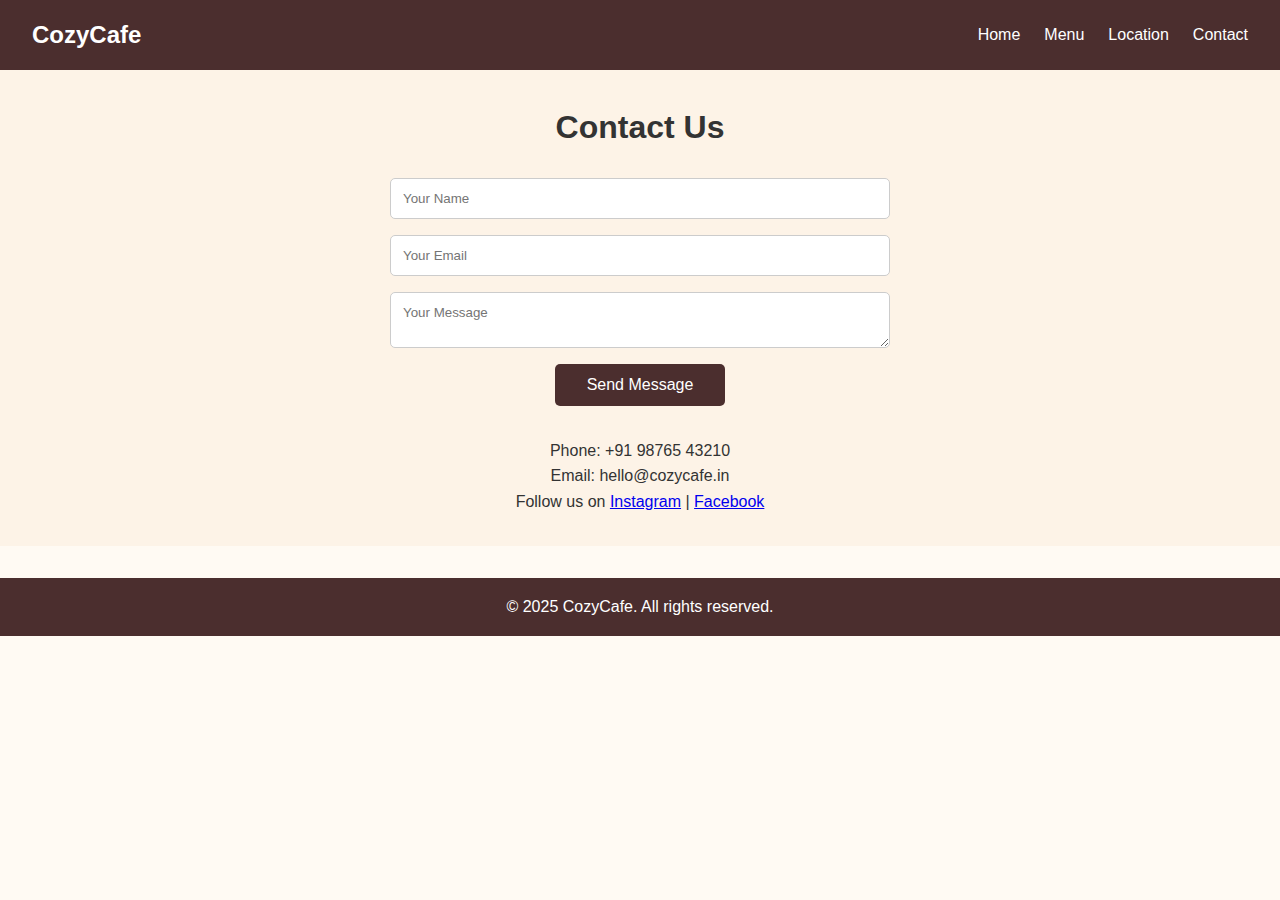
<file: contact.html>
<!--
<!DOCTYPE html>
<html lang="en">
<head>
    <meta charset="UTF-8">
    <meta name="viewport" content="width=device-width, initial-scale=1.0">
    <link rel="stylesheet" href="style.css">
    <title>Contact - CozyCafe</title>
</head>
<body>
<header>
    <img src="logo.png" alt="CozyCafe Logo">
    <nav>
        <ul>
            <li><a href="index.html">Home</a></li>
            <li><a href="menu.html">Menu</a></li>
            <li><a href="location.html">Location</a></li>
            <li><a href="contact.html">Contact</a></li>
        </ul>
    </nav>
</header>
<main>
    <h1>Contact Us</h1>
    <form action="submit_form.php" method="post">
        <label for="name">Name:</label>
        <input type="text" id="name" name="name" required>
        <label for="email">Email:</label>
        <input type="email" id="email" name="email" required>
        <label for="message">Message:</label>
        <textarea id="message" name="message" required></textarea>
        <button type="submit">Send</button>
    </form>
    <h2>Contact Information</h2>
    <p>Phone: (123) 456-7890</p>
    <p>Email: contact@cozycafe.com</p>
    <h2>Follow Us</h2>
    <a href="https://facebook.com/cozycafe">Facebook</a>
    <a href="https://instagram.com/cozycafe">Instagram</a>
</main>
<footer>
    <p>&copy; 2023 CozyCafe</p>
</footer>
</body>
</html>
-->

<!DOCTYPE html>
<html lang="en">
<head>
    <meta charset="UTF-8">
    <meta name="viewport" content="width=device-width, initial-scale=1.0">
    <title>CozyCafe | Contact</title>
    <link rel="stylesheet" href="style.css">
</head>
<body>
<header>
    <nav>
        <div class="logo">CozyCafe</div>
        <ul>
            <li><a href="index.html">Home</a></li>
            <li><a href="menu.html">Menu</a></li>
            <li><a href="location.html">Location</a></li>
            <li><a href="contact.html">Contact</a></li>
        </ul>
    </nav>
</header>

<section class="contact">
    <h2>Contact Us</h2>
    <form action="#" method="POST">
        <input type="text" name="name" placeholder="Your Name" required>
        <input type="email" name="email" placeholder="Your Email" required>
        <textarea name="message" placeholder="Your Message" required></textarea>
        <button type="submit">Send Message</button>
    </form>
    <div class="contact-info">
        <p>Phone: +91 98765 43210</p>
        <p>Email: hello@cozycafe.in</p>
        <p>Follow us on <a href="#">Instagram</a> | <a href="#">Facebook</a></p>
    </div>
</section>

<footer>
    <p>&copy; 2025 CozyCafe. All rights reserved.</p>
</footer>
</body>
</html>
</file>
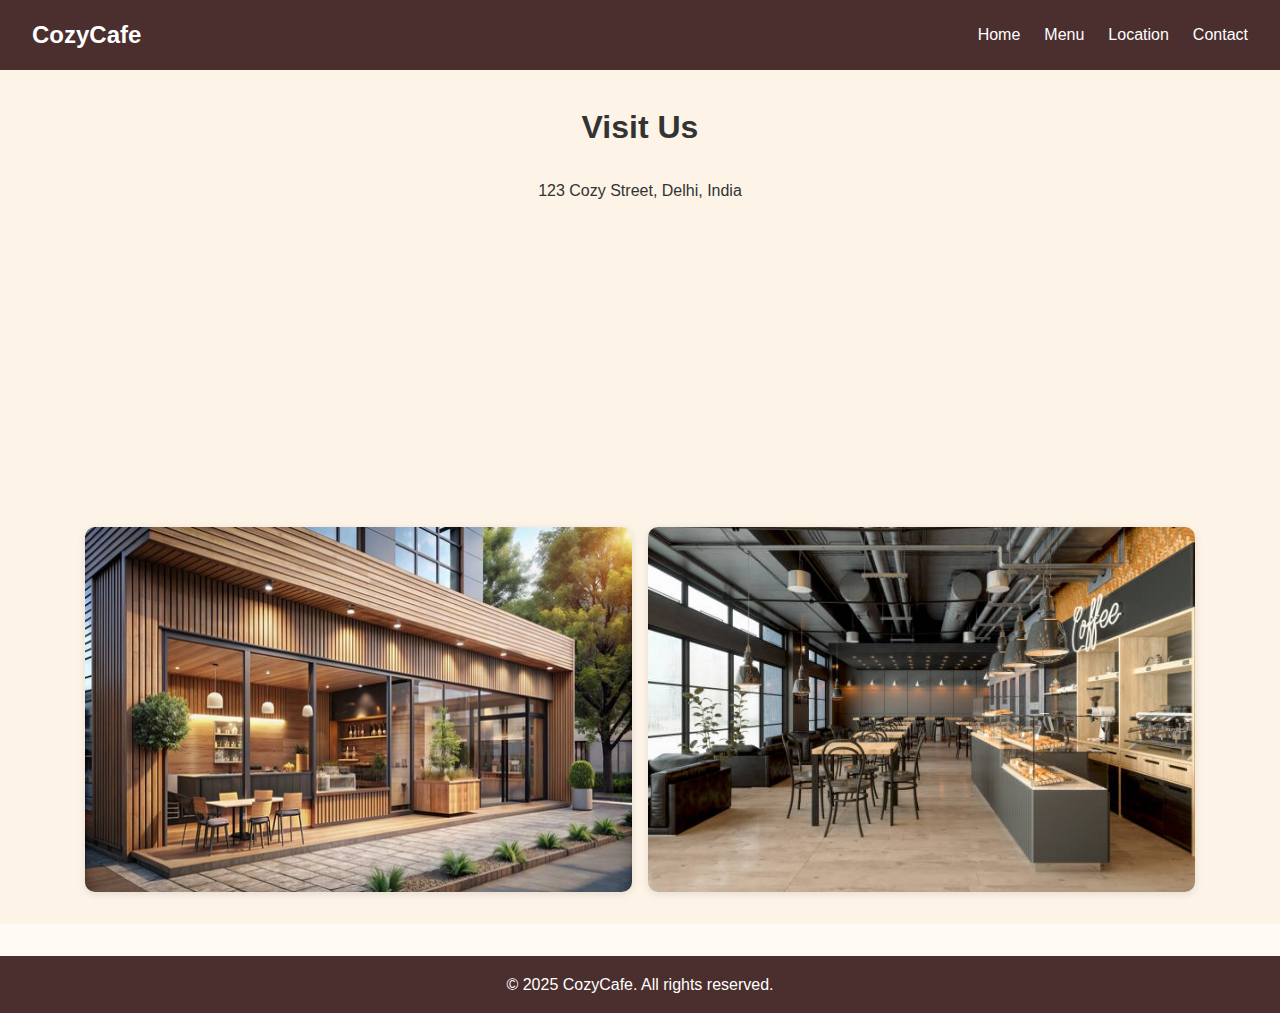
<file: location.html>
<!--
<!DOCTYPE html>
<html lang="en">
<head>
    <meta charset="UTF-8">
    <meta name="viewport" content="width=device-width, initial-scale=1.0">
    <link rel="stylesheet" href="style.css">
    <title>Location - CozyCafe</title>
</head>
<body>
<header>
    <img src="logo.png" alt="CozyCafe Logo">
    <nav>
        <ul>
            <li><a href="index.html">Home</a></li>
            <li><a href="menu.html">Menu</a></li>
            <li><a href="location.html">Location</a></li>
            <li><a href="contact.html">Contact</a></li>
        </ul>
    </nav>
</header>
<main>
    <h1>Find Us</h1>
    <p>Address: 123 Cozy St, Comfort City</p>
    <div id="map"></div>
    <h2>Photos</h2>
    <img src="cafe_exterior.jpg" alt="Cafe Exterior">
    <img src="cafe_interior.jpg" alt="Cafe Interior">
</main>
<footer>
    <p>&copy; 2023 CozyCafe</p>
</footer>
<script>
    function initMap() {
        var cafeLocation = {lat: -34.397, lng: 150.644};
        var map = new google.maps.Map(document.getElementById('map'), {
            zoom: 15,
            center: cafeLocation
        });
        var marker = new google.maps.Marker({
            position: cafeLocation,
            map: map
        });
    }
</script>
<script async defer src="https://maps.googleapis.com/maps/api/js?key=YOUR_API_KEY&callback=initMap"></script>
</body>
</html>
-->

<!DOCTYPE html>
<html lang="en">
<head>
    <meta charset="UTF-8">
    <meta name="viewport" content="width=device-width, initial-scale=1.0">
    <title>CozyCafe | Location</title>
    <link rel="stylesheet" href="style.css">
</head>
<body>
<header>
    <nav>
        <div class="logo">CozyCafe</div>
        <ul>
            <li><a href="index.html">Home</a></li>
            <li><a href="menu.html">Menu</a></li>
            <li><a href="location.html">Location</a></li>
            <li><a href="contact.html">Contact</a></li>
        </ul>
    </nav>
</header>

<section class="location">
    <h2>Visit Us</h2>
    <p>123 Cozy Street, Delhi, India</p>
    <iframe src="https://www.google.com/maps/embed?pb=!1m18!1m12!1m3!1d14008.21911331035!2d77.19259139999999!3d28.54944795!2m3!1f0!2f0!3f0!3m2!1i1024!2i768!4f13.1!3m3!1m2!1s0x390ce269cf2f7791%3A0x9aa39900864a81ce!2sHauz%20Khas%20Village%2C%20New%20Delhi%2C%20Delhi%20110016!5e0!3m2!1sen!2sin!4v1718016322211!5m2!1sen!2sin" width="100%" height="300" style="border:0;" allowfullscreen="" loading="lazy"></iframe>
    <div class="photos">
        <img src="Img/360_F_875625853_PLkex0x3AeCa56GqgqCTzIFbLGKK46bj.jpg" alt="Cafe Exterior" />
        <img src="Img/istockphoto-1428594094-612x612.jpg" alt="Cafe Interior" />
    </div>
</section>

<footer>
    <p>&copy; 2025 CozyCafe. All rights reserved.</p>
</footer>
</body>
</html>
</file>
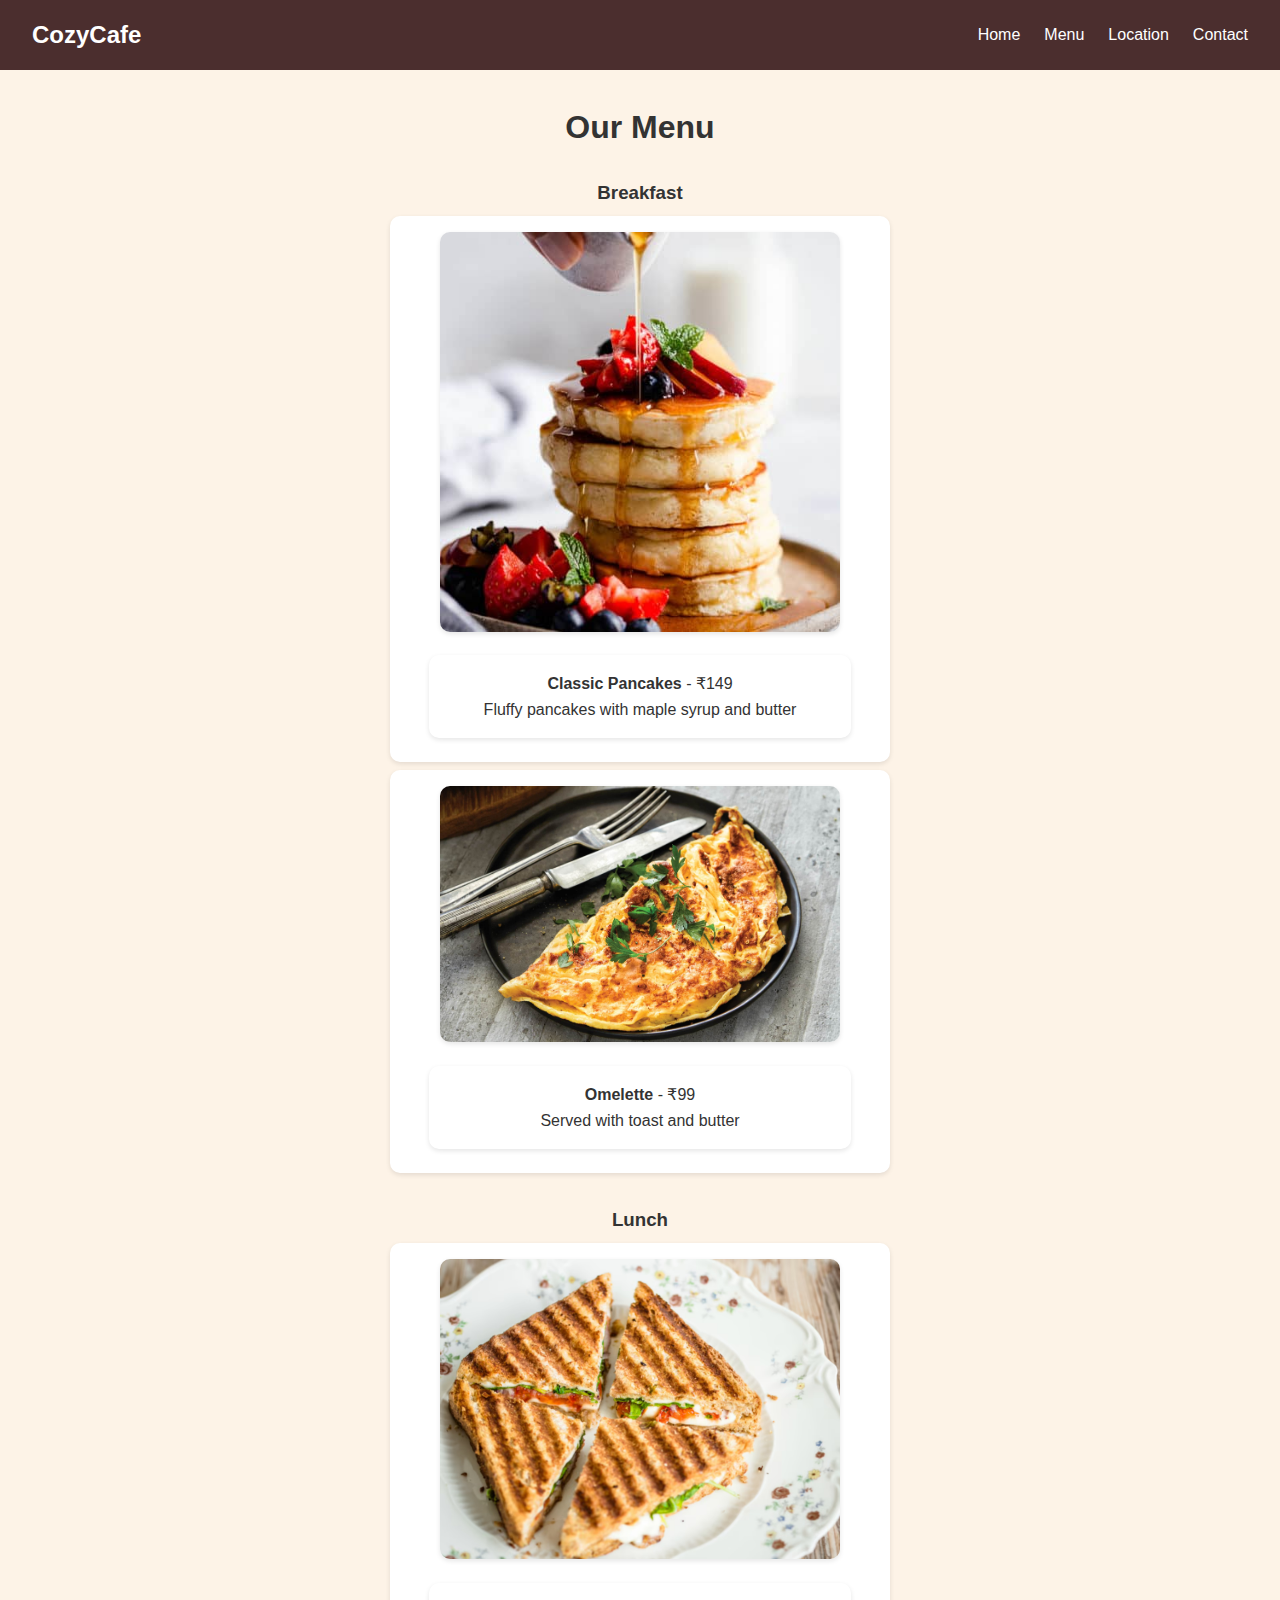
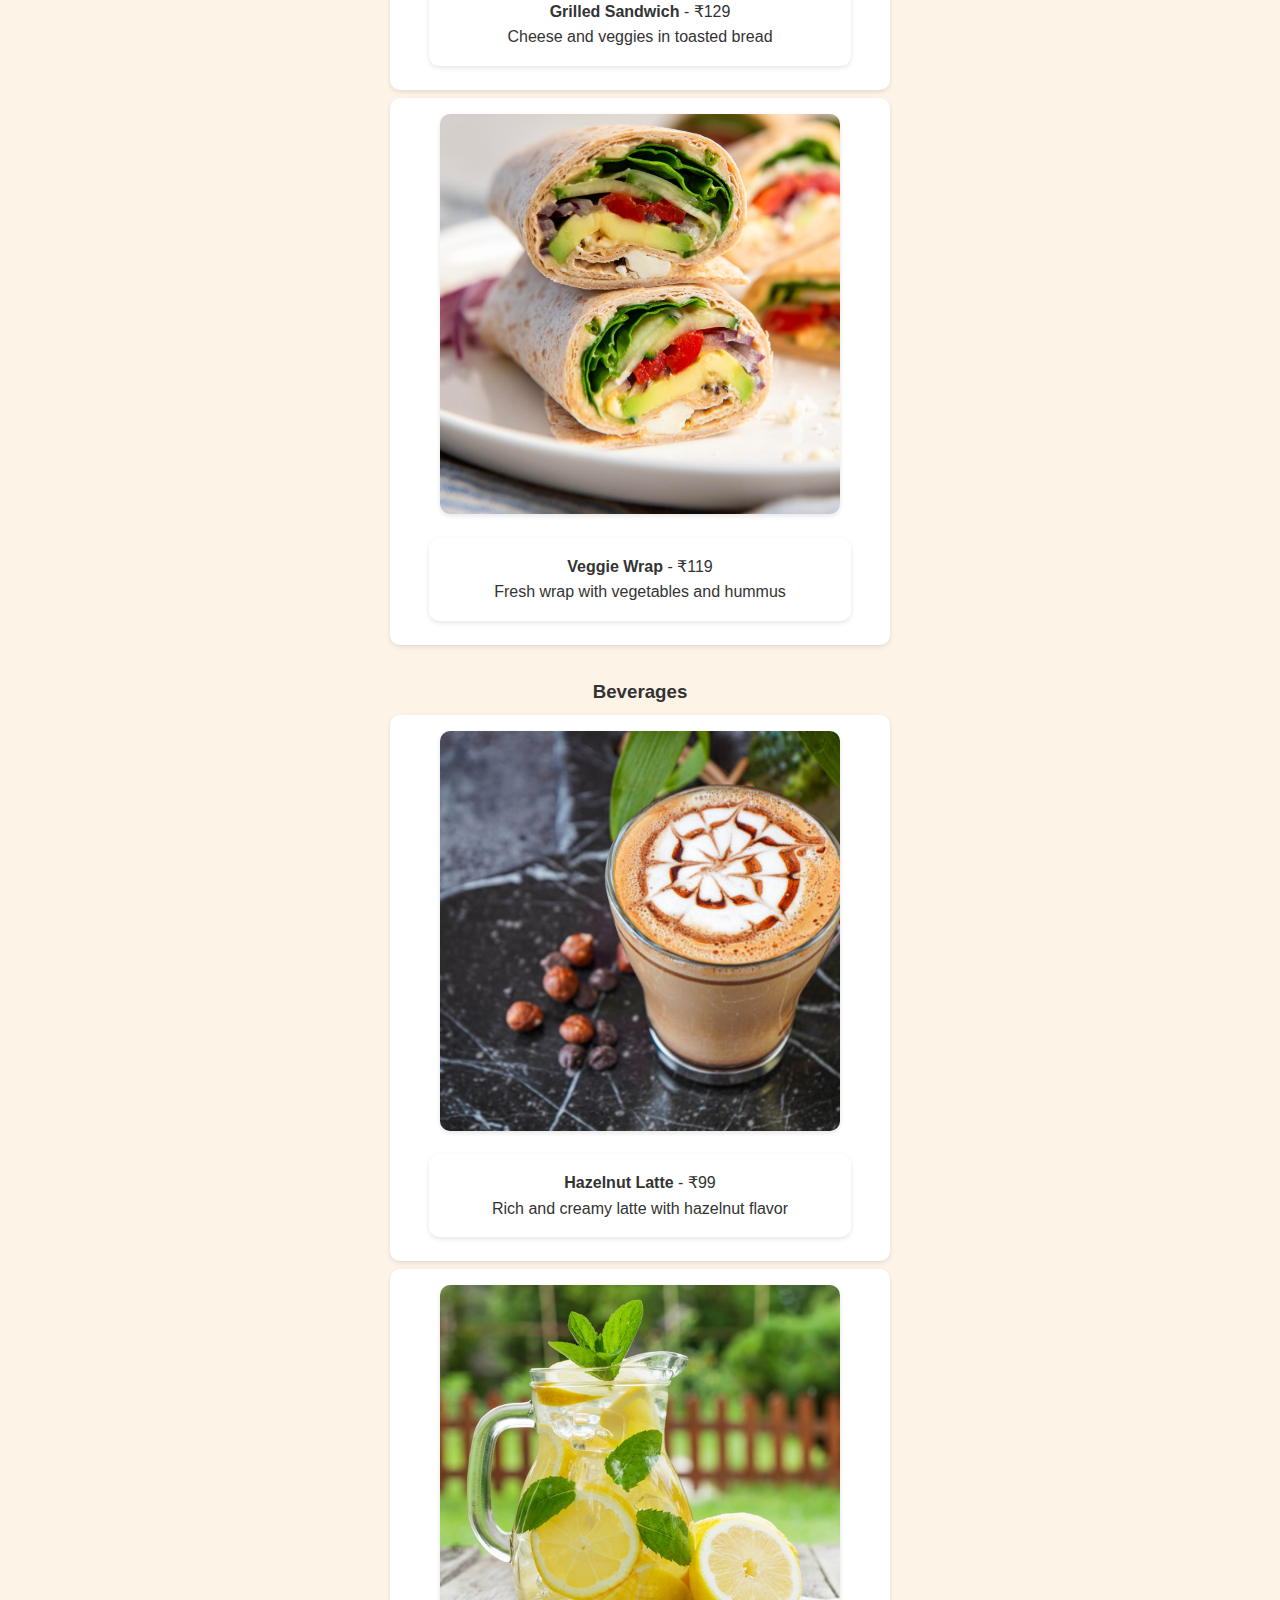
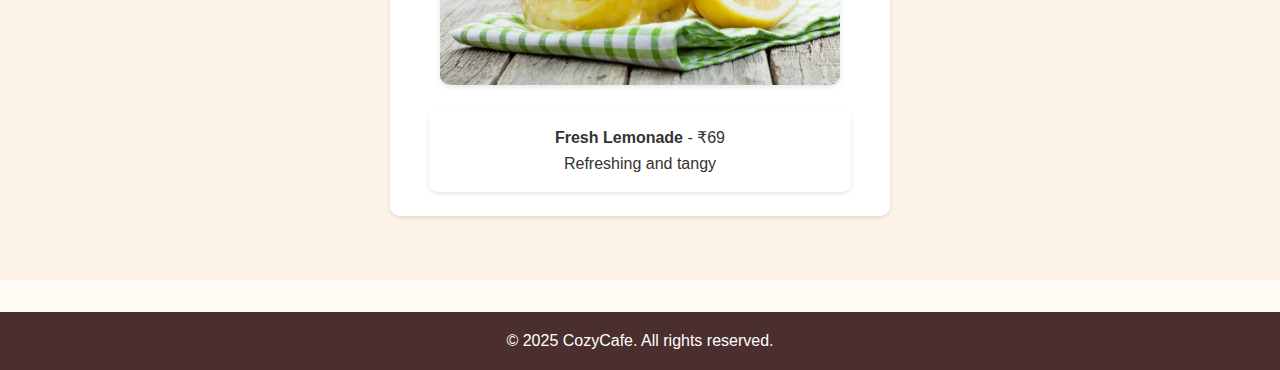
<file: menu.html>
<!--
<!DOCTYPE html>
<html lang="en">
<head>
    <meta charset="UTF-8">
    <meta name="viewport" content="width=device-width, initial-scale=1.0">
    <link rel="stylesheet" href="style.css">
    <title>Menu - CozyCafe</title>
</head>
<body>
<header>
    <img src="logo.png" alt="CozyCafe Logo">
    <nav>
        <ul>
            <li><a href="index.html">Home</a></li>
            <li><a href="menu.html">Menu</a></li>
            <li><a href="location.html">Location</a></li>
            <li><a href="contact.html">Contact</a></li>
        </ul>
    </nav>
</header>
<main>
    <h1>Our Menu</h1>
    <h2>Breakfast</h2>
    <div class="menu-item">Pancakes - $5.00</div>
    <div class="menu-item">Omelette - $6.00</div>
    <h2>Lunch</h2>
    <div class="menu-item">Sandwich - $7.00</div>
    <div class="menu-item">Salad - $5.50</div>
    <h2>Beverages</h2>
    <div class="menu-item">Latte - $4.00</div>
    <div class="menu-item">Tea - $2.00</div>
</main>
<footer>
    <p>&copy; 2023 CozyCafe</p>
</footer>
</body>
</html>
-->



<!--<!DOCTYPE html>
<html lang="en">
<head>
    <meta charset="UTF-8" />
    <meta name="viewport" content="width=device-width, initial-scale=1.0" />
    <title>CozyCafe | Menu</title>
    <link rel="stylesheet" href="style.css" />
</head>
<body>
<header>
    <nav>
        <div class="logo">CozyCafe</div>
        <ul>
            <li><a href="index.html">Home</a></li>
            <li><a href="menu.html">Menu</a></li>
            <li><a href="location.html">Location</a></li>
            <li><a href="contact.html">Contact</a></li>
        </ul>
    </nav>
</header>

<section class="menu">
    <h2>Our Menu</h2>
    <div class="menu-category">
        <h3>Breakfast</h3>
        <p><strong>Classic Pancakes</strong> - ₹149<br>Fluffy pancakes with maple syrup and butter</p>
        <p><strong>Omelette</strong> - ₹99<br>Served with toast and butter</p>
    </div>
    <div class="menu-category">
        <h3>Lunch</h3>
        <p><strong>Grilled Sandwich</strong> - ₹129<br>Cheese and veggies in toasted bread</p>
        <p><strong>Veggie Wrap</strong> - ₹119<br>Fresh wrap with vegetables and hummus</p>
    </div>
    <div class="menu-category">
        <h3>Beverages</h3>
        <p><strong>Hazelnut Latte</strong> - ₹99<br>Rich and creamy latte with hazelnut flavor</p>
        <p><strong>Fresh Lemonade</strong> - ₹69<br>Refreshing and tangy</p>
    </div>
</section>

<footer>
    <p>&copy; 2025 CozyCafe. All rights reserved.</p>
</footer>
</body>
</html>-->


<!DOCTYPE html>
<html lang="en">
<head>
    <meta charset="UTF-8" />
    <meta name="viewport" content="width=device-width, initial-scale=1.0" />
    <title>CozyCafe | Menu</title>
    <link rel="stylesheet" href="style.css" />
</head>
<body>
<header>
    <nav>
        <div class="logo">CozyCafe</div>
        <ul>
            <li><a href="index.html">Home</a></li>
            <li><a href="menu.html">Menu</a></li>
            <li><a href="location.html">Location</a></li>
            <li><a href="contact.html">Contact</a></li>
        </ul>
    </nav>
</header>

<section class="menu">
    <h2>Our Menu</h2>
    <div class="menu-category">
        <h3>Breakfast</h3>
        <div class="item">
            <img src="Img/Classic-Fluffy-Pancakes-5-500x500.jpg" alt="Classic Pancakes" class="menu-img">
            <p><strong>Classic Pancakes</strong> - ₹149<br>Fluffy pancakes with maple syrup and butter</p>
        </div>
        <div class="item">
            <img src="Img/Basic-omelette.jpg" alt="Omelette" class="menu-img">
            <p><strong>Omelette</strong> - ₹99<br>Served with toast and butter</p>
        </div>
    </div>
    <div class="menu-category">
        <h3>Lunch</h3>
        <div class="item">
            <img src="Img/54714340.png" alt="Grilled Sandwich" class="menu-img">
            <p><strong>Grilled Sandwich</strong> - ₹129<br>Cheese and veggies in toasted bread</p>
        </div>
        <div class="item">
            <img src="Img/veggie-wrap-11-2.jpg" alt="Veggie Wrap" class="menu-img">
            <p><strong>Veggie Wrap</strong> - ₹119<br>Fresh wrap with vegetables and hummus</p>
        </div>
    </div>
    <div class="menu-category">
        <h3>Beverages</h3>
        <div class="item">
            <img src="Img/Chocolate-Hazelnut-Latte-2-of-6-500x500.jpg" alt="Hazelnut Latte" class="menu-img">
            <p><strong>Hazelnut Latte</strong> - ₹99<br>Rich and creamy latte with hazelnut flavor</p>
        </div>
        <div class="item">
            <img src="Img/LemonadePitcherOPT.jpg" alt="Fresh Lemonade" class="menu-img">
            <p><strong>Fresh Lemonade</strong> - ₹69<br>Refreshing and tangy</p>
        </div>
    </div>
</section>

<footer>
    <p>&copy; 2025 CozyCafe. All rights reserved.</p>
</footer>
</body>
</html>
</file>
<file: style.css>
/*
body {
    font-family: Arial, sans-serif;
    margin: 0;
    padding: 0;
    background-color: #f8f8f8;
}

header {
    background-color: #6b4f4f;
    color: white;
    padding: 20px;
    text-align: center;
}

nav ul {
    list-style-type: none;
    padding: 0;
}

nav ul li {
    display: inline;
    margin: 0 15px;
}

nav a {
    color: white;
    text-decoration: none;
}

section {
    padding: 20px;
    margin: 10px;
    background-color: white;
    border-radius: 5px;
}

.menu-category {
    margin-bottom: 20px;
}

footer {
    text-align: center;
    padding: 10px;
    background-color: #6b4f4f;
    color: white;
}
*/

* {
    margin: 0;
    padding: 0;
    box-sizing: border-box;
    font-family: 'Roboto', sans-serif;
}
body {
    background-color: #fffaf3;
    color: #333;
    line-height: 1.6;
}
nav {
    background: #4b2e2e;
    color: white;
    display: flex;
    justify-content: space-between;
    align-items: center;
    padding: 1rem 2rem;
}
nav .logo {
    font-size: 1.5rem;
    font-weight: bold;
}
nav ul {
    list-style: none;
    display: flex;
    gap: 1.5rem;
}
nav a {
    color: white;
    text-decoration: none;
    font-weight: 500;
    transition: color 0.3s;
}
nav a:hover {
    color: #fdd9a0;
}
.hero {
    text-align: center;
    padding: 4rem 2rem;
    background: url('cafe-hero.jpg') no-repeat center center/cover;
    color: black;
    min-height: 300px;
    display: flex;
    flex-direction: column;
    justify-content: center;
}
.hero h1 {
    font-size: 3rem;
    margin-bottom: 1rem;
}
.hero p {
    font-size: 1.2rem;
}
.featured, .menu, .location, .contact {
    padding: 2rem;
    background: #fdf3e7;
    text-align: center;
}
.featured h2, .menu h2, .location h2, .contact h2 {
    font-size: 2rem;
    margin-bottom: 1.5rem;
}
.items, .menu-category {
    margin-bottom: 2rem;
}
.item, .menu-category p {
    background: #fff;
    padding: 1rem;
    margin: 0.5rem auto;
    border-radius: 10px;
    width: 90%;
    max-width: 500px;
    box-shadow: 0 2px 5px rgba(0,0,0,0.1);
}

.menu-img {
    width: 100%;
    max-width: 400px;
    height: auto;
    border-radius: 10px;
    margin-bottom: 0.5rem;
    box-shadow: 0 2px 5px rgba(0, 0, 0, 0.1);
}
.photos {
    display: flex;
    justify-content: center;
    gap: 1rem;
    flex-wrap: wrap;
    margin-top: 1rem;
}
.photos img {
    width: 45%;
    border-radius: 10px;
    box-shadow: 0 2px 8px rgba(0,0,0,0.1);
}
form {
    display: flex;
    flex-direction: column;
    align-items: center;
    gap: 1rem;
    margin-top: 1rem;
}
input, textarea {
    width: 90%;
    max-width: 500px;
    padding: 0.75rem;
    border: 1px solid #ccc;
    border-radius: 5px;
}
button {
    background: #4b2e2e;
    color: white;
    border: none;
    padding: 0.75rem 2rem;
    border-radius: 5px;
    cursor: pointer;
    font-size: 1rem;
}
button:hover {
    background: #613a3a;
}
.contact-info {
    margin-top: 2rem;
    font-size: 1rem;
}
footer {
    text-align: center;
    padding: 1rem;
    background: #4b2e2e;
    color: white;
    margin-top: 2rem;
}
@media (max-width: 768px) {
    nav ul {
        flex-direction: column;
        gap: 0.5rem;
    }
    .photos img {
        width: 90%;
    }
}
</file>
